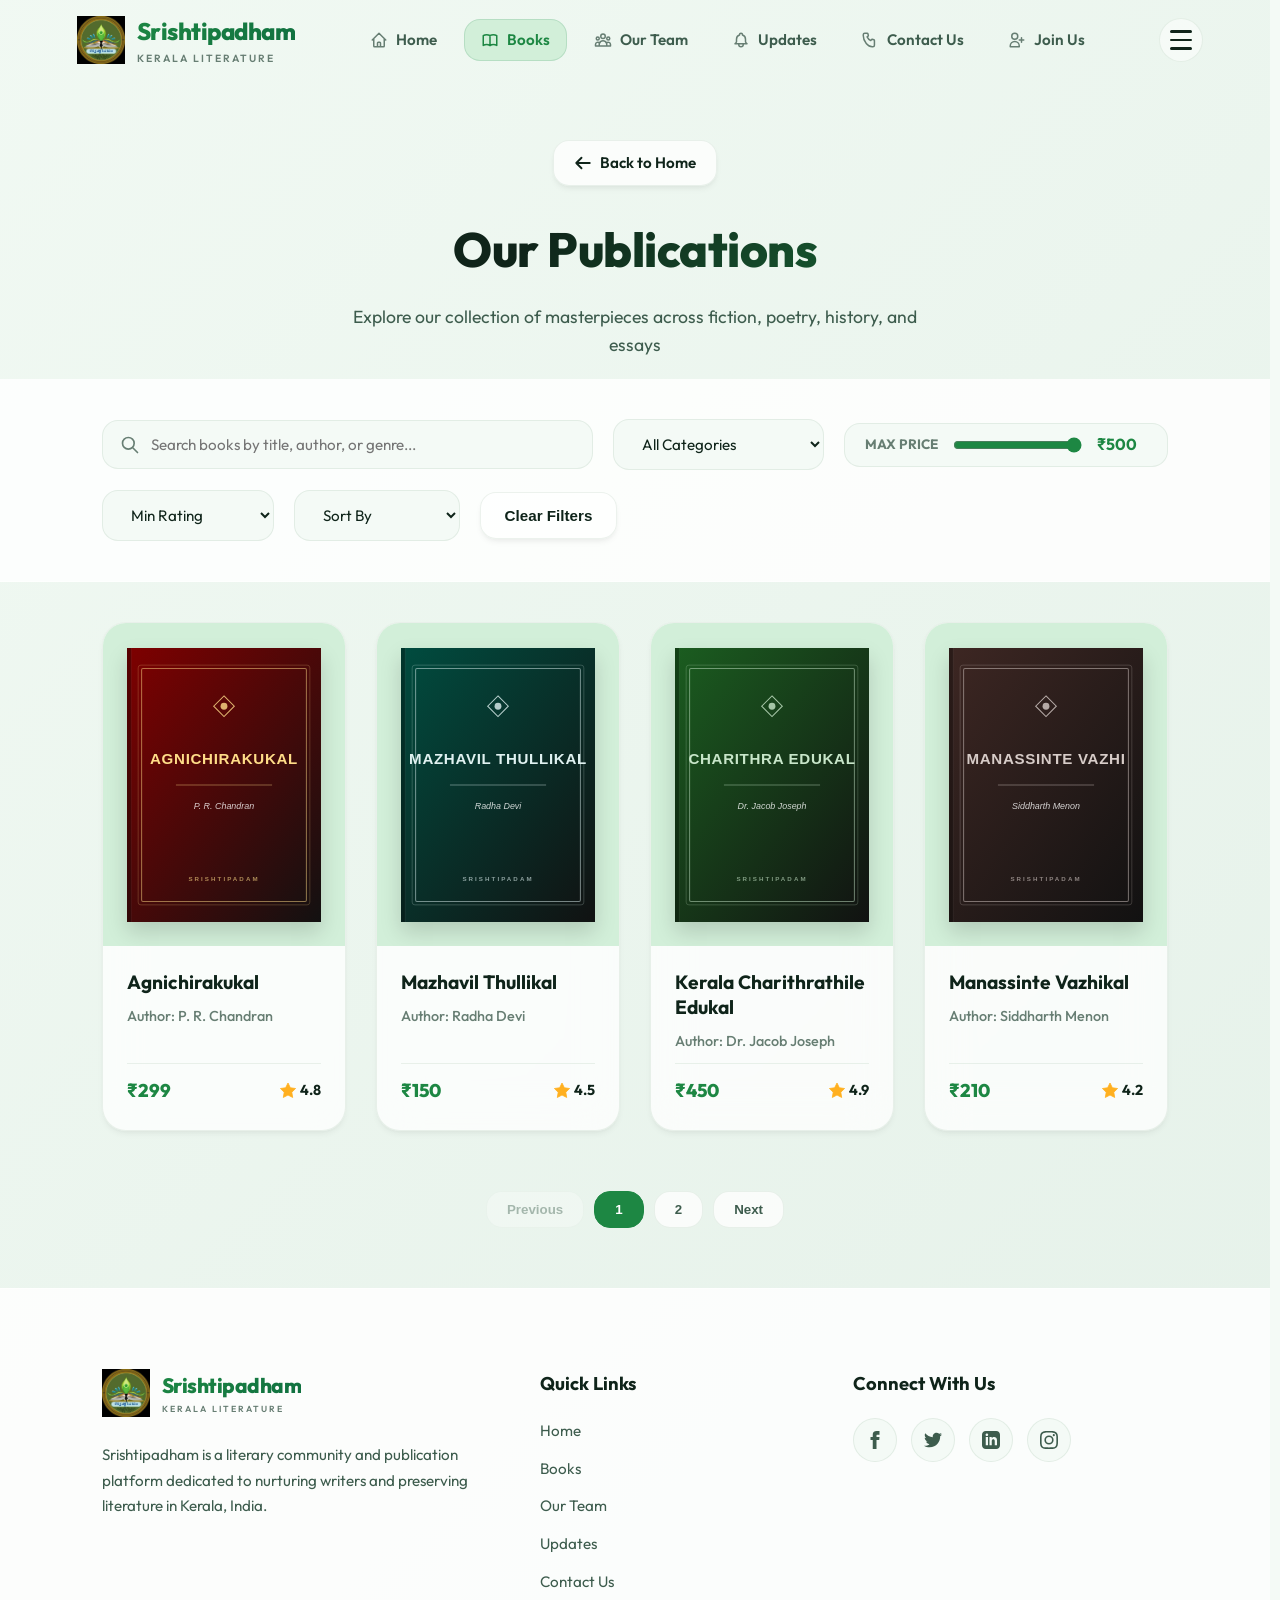
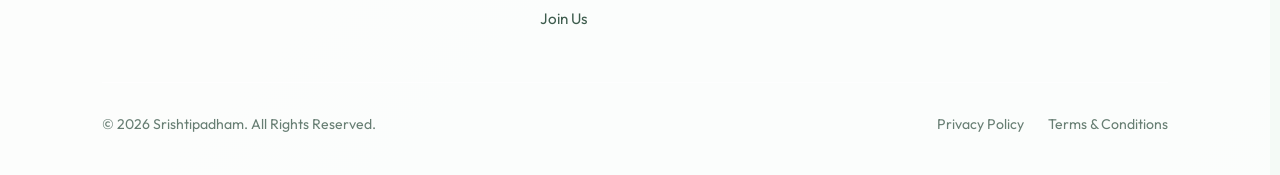
<file: srishtipadam2.0/public/books.html>
<!DOCTYPE html>
<html lang="en">
<head>
  <meta charset="UTF-8">
  <meta name="viewport" content="width=device-width, initial-scale=1.0">
  <title>Srishtipadham - Books and Publications</title>
  <meta name="description" content="Explore and order books published by Srishtipadham. A wide collection of Malayali literature, poetry, essays, history, and fiction.">
  <link rel="stylesheet" href="css/style.css">
</head>
<body>

  <!-- Sticky Glass Header / Navbar (Shared) -->
  <header class="glass-nav">
    <a href="index.html" class="logo-container" id="header-logo">
      <img src="assets/images/logo.jpg" alt="Srishtipadham Logo">
      <div class="logo-text">
        <span class="logo-name">Srishtipadham</span>
        <span class="logo-tag">Kerala Literature</span>
      </div>
    </a>

    <!-- Center Navigation Links -->
    <ul class="nav-menu">
      <li>
        <a href="index.html#hero" class="nav-link">
          <svg fill="none" viewBox="0 0 24 24" stroke="currentColor">
            <path stroke-linecap="round" stroke-linejoin="round" stroke-width="2" d="M3 12l2-2m0 0l7-7 7 7M5 10v10a1 1 0 001 1h3m10-11l2 2m-2-2v10a1 1 0 01-1 1h-3m-6 0a1 1 0 001-1v-4a1 1 0 011-1h2a1 1 0 011 1v4a1 1 0 001 1m-6 0h6"/>
          </svg>
          <span data-translate="nav_home">Home</span>
        </a>
      </li>
      <li>
        <a href="books.html" class="nav-link active">
          <svg fill="none" viewBox="0 0 24 24" stroke="currentColor">
            <path stroke-linecap="round" stroke-linejoin="round" stroke-width="2" d="M12 6.253v13m0-13C10.832 5.477 9.246 5 7.5 5S4.168 5.477 3 6.253v13C4.168 18.477 5.754 18 7.5 18s3.168.477 4 1.253m0-13C13.168 5.477 14.754 5 16.5 5c1.747 0 3.332.477 4.5 1.253v13C19.832 18.477 18.247 18 16.5 18c-1.746 0-3.332.477-4 1.253"/>
          </svg>
          <span data-translate="nav_books">Books</span>
        </a>
      </li>
      <li>
        <a href="index.html#team" class="nav-link">
          <svg fill="none" viewBox="0 0 24 24" stroke="currentColor">
            <path stroke-linecap="round" stroke-linejoin="round" stroke-width="2" d="M17 20h5v-2a3 3 0 00-5.356-1.857M17 20H7m10 0v-2c0-.656-.126-1.283-.356-1.857M7 20H2v-2a3 3 0 015.356-1.857M7 20v-2c0-.656.126-1.283.356-1.857m0 0a5.002 5.002 0 019.288 0M15 7a3 3 0 11-6 0 3 3 0 016 0zm6 3a2 2 0 11-4 0 2 2 0 014 0zM7 10a2 2 0 11-4 0 2 2 0 014 0z"/>
          </svg>
          <span data-translate="nav_team">Our Team</span>
        </a>
      </li>
      <li>
        <a href="index.html#updates" class="nav-link">
          <svg fill="none" viewBox="0 0 24 24" stroke="currentColor">
            <path stroke-linecap="round" stroke-linejoin="round" stroke-width="2" d="M15 17h5l-1.405-1.405A2.032 2.032 0 0118 14.158V11a6.002 6.002 0 00-4-5.659V5a2 2 0 10-4 0v.341C7.67 6.165 6 8.388 6 11v3.159c0 .538-.214 1.055-.595 1.436L4 17h5m6 0v1a3 3 0 11-6 0v-1m6 0H9"/>
          </svg>
          <span data-translate="nav_updates">Updates</span>
        </a>
      </li>
      <li>
        <a href="index.html#contact" class="nav-link">
          <svg fill="none" viewBox="0 0 24 24" stroke="currentColor">
            <path stroke-linecap="round" stroke-linejoin="round" stroke-width="2" d="M3 5a2 2 0 012-2h3.28a1 1 0 01.94.725l.548 2.2a1 1 0 01-.321.988l-1.305.98a10.582 10.582 0 004.872 4.872l.98-1.305a1 1 0 01.988-.321l2.2.548a1 1 0 01.725.94V19a2 2 0 01-2 2h-1C9.716 21 3 14.284 3 6V5z"/>
          </svg>
          <span data-translate="nav_contact">Contact Us</span>
        </a>
      </li>
      <li>
        <a href="index.html#join" class="nav-link">
          <svg fill="none" viewBox="0 0 24 24" stroke="currentColor">
            <path stroke-linecap="round" stroke-linejoin="round" stroke-width="2" d="M18 9v3m0 0v3m0-3h3m-3 0h-3m-2-5a4 4 0 11-8 0 4 4 0 018 0zM3 20a6 6 0 0112 0v1H3v-1z"/>
          </svg>
          <span data-translate="nav_join">Join Us</span>
        </a>
      </li>
    </ul>

    <!-- Hamburger Toggle Drawer Switch -->
    <div class="header-actions">
      <button class="menu-toggle" aria-label="Toggle Menu">
        <span></span>
        <span></span>
        <span></span>
      </button>
    </div>
  </header>

  <!-- Sliding Drawer Panel (Shared) -->
  <div class="sliding-drawer">
    <!-- Mobile-only Navigation Links -->
    <div class="drawer-section mobile-only-nav">
      <h3 data-translate="nav_menu_title">Navigation</h3>
      <ul class="drawer-nav-menu">
        <li>
          <a href="index.html#hero" class="nav-link">
            <svg fill="none" viewBox="0 0 24 24" stroke="currentColor">
              <path stroke-linecap="round" stroke-linejoin="round" stroke-width="2" d="M3 12l2-2m0 0l7-7 7 7M5 10v10a1 1 0 001 1h3m10-11l2 2m-2-2v10a1 1 0 01-1 1h-3m-6 0a1 1 0 001-1v-4a1 1 0 011-1h2a1 1 0 011 1v4a1 1 0 001 1m-6 0h6"/>
            </svg>
            <span data-translate="nav_home">Home</span>
          </a>
        </li>
        <li>
          <a href="books.html" class="nav-link active">
            <svg fill="none" viewBox="0 0 24 24" stroke="currentColor">
              <path stroke-linecap="round" stroke-linejoin="round" stroke-width="2" d="M12 6.253v13m0-13C10.832 5.477 9.246 5 7.5 5S4.168 5.477 3 6.253v13C4.168 18.477 5.754 18 7.5 18s3.168.477 4 1.253m0-13C13.168 5.477 14.754 5 16.5 5c1.747 0 3.332.477 4.5 1.253v13C19.832 18.477 18.247 18 16.5 18c-1.746 0-3.332.477-4 1.253"/>
            </svg>
            <span data-translate="nav_books">Books</span>
          </a>
        </li>
        <li>
          <a href="index.html#team" class="nav-link">
            <svg fill="none" viewBox="0 0 24 24" stroke="currentColor">
              <path stroke-linecap="round" stroke-linejoin="round" stroke-width="2" d="M17 20h5v-2a3 3 0 00-5.356-1.857M17 20H7m10 0v-2c0-.656-.126-1.283-.356-1.857M7 20H2v-2a3 3 0 015.356-1.857M7 20v-2c0-.656.126-1.283.356-1.857m0 0a5.002 5.002 0 019.288 0M15 7a3 3 0 11-6 0 3 3 0 016 0zm6 3a2 2 0 11-4 0 2 2 0 014 0zM7 10a2 2 0 11-4 0 2 2 0 014 0z"/>
            </svg>
            <span data-translate="nav_team">Our Team</span>
          </a>
        </li>
        <li>
          <a href="index.html#updates" class="nav-link">
            <svg fill="none" viewBox="0 0 24 24" stroke="currentColor">
              <path stroke-linecap="round" stroke-linejoin="round" stroke-width="2" d="M15 17h5l-1.405-1.405A2.032 2.032 0 0118 14.158V11a6.002 6.002 0 00-4-5.659V5a2 2 0 10-4 0v.341C7.67 6.165 6 8.388 6 11v3.159c0 .538-.214 1.055-.595 1.436L4 17h5m6 0v1a3 3 0 11-6 0v-1m6 0H9"/>
            </svg>
            <span data-translate="nav_updates">Updates</span>
          </a>
        </li>
        <li>
          <a href="index.html#contact" class="nav-link">
            <svg fill="none" viewBox="0 0 24 24" stroke="currentColor">
              <path stroke-linecap="round" stroke-linejoin="round" stroke-width="2" d="M3 5a2 2 0 012-2h3.28a1 1 0 01.94.725l.548 2.2a1 1 0 01-.321.988l-1.305.98a10.582 10.582 0 004.872 4.872l.98-1.305a1 1 0 01.988-.321l2.2.548a1 1 0 01.725.94V19a2 2 0 01-2 2h-1C9.716 21 3 14.284 3 6V5z"/>
            </svg>
            <span data-translate="nav_contact">Contact Us</span>
          </a>
        </li>
        <li>
          <a href="index.html#join" class="nav-link">
            <svg fill="none" viewBox="0 0 24 24" stroke="currentColor">
              <path stroke-linecap="round" stroke-linejoin="round" stroke-width="2" d="M18 9v3m0 0v3m0-3h3m-3 0h-3m-2-5a4 4 0 11-8 0 4 4 0 018 0zM3 20a6 6 0 0112 0v1H3v-1z"/>
            </svg>
            <span data-translate="nav_join">Join Us</span>
          </a>
        </li>
      </ul>
    </div>

    <div class="drawer-section">
      <h3 data-translate="drawer_settings">Settings</h3>
      <div class="theme-switch-group">
        <button class="theme-btn active" data-theme="light" aria-label="Light Mode">
          <svg viewBox="0 0 24 24"><path stroke-linecap="round" stroke-linejoin="round" stroke-width="2" d="M12 3v1m0 16v1m9-9h-1M4 12H3m15.364-6.364l-.707.707M6.343 17.657l-.707.707m12.728 0l-.707-.707M6.343 6.343l-.707-.707M12 8a4 4 0 100 8 4 4 0 000-8z"/></svg>
          <span>Light</span>
        </button>
        <button class="theme-btn" data-theme="dark" aria-label="Dark Mode">
          <svg viewBox="0 0 24 24"><path stroke-linecap="round" stroke-linejoin="round" stroke-width="2" d="M20.354 15.354A9 9 0 018.646 3.646 9.003 9.003 0 0012 21a9.003 9.003 0 008.354-5.646z"/></svg>
          <span>Dark</span>
        </button>
      </div>
    </div>
    
    <div class="drawer-section">
      <h3>Language / ഭാഷ</h3>
      <div class="lang-switch-group">
        <button class="lang-btn active" data-lang="en">
          <span>English</span>
        </button>
        <button class="lang-btn" data-lang="ml">
          <span>മലയാളം</span>
        </button>
      </div>
    </div>
  </div>

  <!-- Page Title Block -->
  <section class="section scroll-animate animated" style="margin-top: 80px; padding: 60px 8% 20px 8%; text-align: center;">
    <div class="back-home-container" style="margin-bottom: 25px; display: flex; justify-content: center;">
      <a href="index.html" class="btn btn-secondary back-home-btn" style="padding: 10px 20px; font-size: 0.95rem; display: inline-flex; align-items: center; gap: 8px; border-radius: var(--border-radius-md);">
        <svg fill="none" viewBox="0 0 24 24" stroke="currentColor" style="width: 18px; height: 18px; stroke-width: 2.5;"><path stroke-linecap="round" stroke-linejoin="round" d="M10 19l-7-7m0 0l7-7m-7 7h18"/></svg>
        <span data-translate="btn_back_home">Back to Home</span>
      </a>
    </div>
    <h1 class="section-title" data-translate="books_title" style="font-size: 3rem;">Our Publications</h1>
    <p class="section-subtitle" data-translate="books_subtitle" style="margin: 15px auto 0 auto;">Explore our collection of masterpieces across fiction, poetry, history, and essays</p>
  </section>

  <!-- Filter & Sorting Controls -->
  <section class="books-filter-section scroll-animate animated">
    <div class="books-filter-container">
      <!-- Search Input -->
      <div class="search-box">
        <svg class="search-icon" fill="none" viewBox="0 0 24 24" stroke="currentColor">
          <path stroke-linecap="round" stroke-linejoin="round" stroke-width="2" d="M21 21l-6-6m2-5a7 7 0 11-14 0 7 7 0 0114 0z"/>
        </svg>
        <input type="text" id="books-search" placeholder="Search books by title, author, or genre..." data-translate="search_placeholder">
      </div>
      
      <!-- Category Filter -->
      <select id="filter-category" class="filter-select">
        <option value="all" data-translate="filter_category">All Categories</option>
        <option value="fiction">Novel / നോവൽ</option>
        <option value="poetry">Poetry / കവിത</option>
        <option value="history">History / ചരിത്രം</option>
        <option value="essays">Essays / ലേഖനങ്ങൾ</option>
      </select>
      
      <!-- Price Range Slider -->
      <div class="price-slider-container">
        <label for="filter-price" data-translate="filter_price">Max Price</label>
        <input type="range" id="filter-price" min="100" max="500" step="10" value="500">
        <span class="price-val" id="price-val">₹500</span>
      </div>

      <!-- Rating Filter -->
      <select id="filter-rating" class="filter-select">
        <option value="0" data-translate="filter_rating">Min Rating</option>
        <option value="4.0">4.0 ★ & Above</option>
        <option value="4.5">4.5 ★ & Above</option>
        <option value="4.8">4.8 ★ & Above</option>
      </select>

      <!-- Sorting -->
      <select id="sort-select" class="filter-select">
        <option value="default" disabled selected data-translate="sort_placeholder">Sort By</option>
        <option value="rating" data-translate="sort_rating">Highest Rated</option>
        <option value="price_asc" data-translate="sort_price_asc">Lowest Price</option>
        <option value="newest" data-translate="sort_newest">New Arrivals</option>
        <option value="alpha" data-translate="sort_alpha">Alphabetical</option>
      </select>
      
      <!-- Clear Filters -->
      <button id="clear-filters-btn" class="btn btn-secondary" data-translate="clear_filters" style="padding: 14px 24px; font-size: 0.95rem;">Clear Filters</button>
    </div>
  </section>

  <!-- Books Listing Grid -->
  <section class="section" style="padding-top: 40px; padding-bottom: 60px;">
    <!-- Rendered dynamically by books.js -->
    <div id="books-grid" class="books-grid"></div>
    
    <!-- Pagination Controls -->
    <div id="pagination" class="pagination-container"></div>
  </section>

  <!-- Expanded Book Info Modal -->
  <div id="book-modal" class="modal-overlay">
    <div class="modal-container glass-panel">
      <button class="modal-close-btn" aria-label="Close Book Modal">&times;</button>
      <div class="modal-body">
        <!-- Content injected dynamically via books.js -->
      </div>
    </div>
  </div>

  <!-- Footer (Shared) -->
  <footer class="scroll-animate animated">
    <div class="footer-grid">
      <!-- Info Column -->
      <div class="footer-info">
        <a href="index.html" class="logo-container">
          <img src="assets/images/logo.jpg" alt="Srishtipadham Logo">
          <div class="logo-text">
            <span class="logo-name" style="font-size: 1.3rem;">Srishtipadham</span>
            <span class="logo-tag" style="font-size: 0.55rem;">Kerala Literature</span>
          </div>
        </a>
        <p class="footer-desc-text" data-translate="footer_desc">
          Srishtipadham is a literary community and publication platform dedicated to nurturing writers and preserving literature in Kerala, India.
        </p>
      </div>
      
      <!-- Quick Links -->
      <div class="footer-links-col">
        <h3 data-translate="footer_links">Quick Links</h3>
        <ul class="footer-links-list">
          <li><a href="index.html#hero" data-translate="nav_home">Home</a></li>
          <li><a href="books.html" data-translate="nav_books">Books</a></li>
          <li><a href="index.html#team" data-translate="nav_team">Our Team</a></li>
          <li><a href="index.html#updates" data-translate="nav_updates">Updates</a></li>
          <li><a href="index.html#contact" data-translate="nav_contact">Contact Us</a></li>
          <li><a href="index.html#join" data-translate="nav_join">Join Us</a></li>
        </ul>
      </div>
      
      <!-- Social Media Links -->
      <div class="footer-social-col">
        <h3 data-translate="footer_social">Connect With Us</h3>
        <div class="footer-social-list">
          <a href="#" class="footer-social-btn" aria-label="Facebook">
            <svg viewBox="0 0 24 24"><path d="M9 8h-3v4h3v12h5v-12h3.642l.358-4h-4v-1.667c0-.955.192-1.333 1.115-1.333h2.885v-5h-3.808c-3.596 0-5.192 1.583-5.192 4.615v3.385z"/></svg>
          </a>
          <a href="#" class="footer-social-btn" aria-label="Twitter">
            <svg viewBox="0 0 24 24"><path d="M24 4.557c-.883.392-1.832.656-2.828.775 1.017-.609 1.798-1.574 2.165-2.724-.951.564-2.005.974-3.127 1.195-.897-.957-2.178-1.555-3.594-1.555-3.179 0-5.515 2.966-4.797 6.045-4.091-.205-7.719-2.165-10.148-5.144-1.29 2.213-.669 5.108 1.523 6.574-.806-.026-1.566-.247-2.229-.616-.054 2.281 1.581 4.415 3.949 4.89-.693.188-1.452.232-2.224.084.626 1.956 2.444 3.379 4.6 3.419-2.07 1.623-4.678 2.348-7.29 2.04 2.179 1.397 4.768 2.212 7.548 2.212 9.142 0 14.307-7.721 13.995-14.646.962-.695 1.797-1.562 2.457-2.549z"/></svg>
          </a>
          <a href="#" class="footer-social-btn" aria-label="LinkedIn">
            <svg viewBox="0 0 24 24"><path d="M19 0h-14c-2.761 0-5 2.239-5 5v14c0 2.761 2.239 5 5 5h14c2.762 0 5-2.239 5-5v-14c0-2.761-2.238-5-5-5zm-11 19h-3v-11h3v11zm-1.5-12.268c-.966 0-1.75-.79-1.75-1.764s.784-1.764 1.75-1.764 1.75.79 1.75 1.764-.783 1.764-1.75 1.764zm13.5 12.268h-3v-5.604c0-3.368-4-3.113-4 0v5.604h-3v-11h3v1.765c1.396-2.586 7-2.777 7 2.476v6.759z"/></svg>
          </a>
          <a href="#" class="footer-social-btn" aria-label="Instagram">
            <svg viewBox="0 0 24 24"><path d="M12 2.163c3.204 0 3.584.012 4.85.07 3.252.148 4.771 1.691 4.919 4.919.058 1.265.069 1.645.069 4.849 0 3.205-.012 3.584-.069 4.849-.149 3.225-1.664 4.771-4.919 4.919-1.266.058-1.644.07-4.85.07-3.204 0-3.584-.012-4.849-.07-3.26-.149-4.771-1.699-4.919-4.92-.058-1.265-.07-1.644-.07-4.849 0-3.204.013-3.583.07-4.849.149-3.227 1.664-4.771 4.919-4.919 1.266-.057 1.645-.069 4.849-.069zM12 0C8.741 0 8.333.014 7.053.072 2.695.272.273 2.69.073 7.051.014 8.333 0 8.741 0 12c0 3.259.014 3.668.072 4.948.2 4.358 2.618 6.78 6.98 6.98 1.281.058 1.689.072 4.948.072 3.259 0 3.668-.014 4.948-.072 4.354-.2 6.782-2.618 6.979-6.98.059-1.28.073-1.689.073-4.948 0-3.259-.014-3.667-.072-4.947-.196-4.354-2.617-6.78-6.979-6.98C15.668.014 15.259 0 12 0zm0 5.838a6.162 6.162 0 100 12.324 6.162 6.162 0 000-12.324zM12 16a4 4 0 110-8 4 4 0 010 8zm6.406-11.845a1.44 1.44 0 100 2.881 1.44 1.44 0 000-2.881z"/></svg>
          </a>
        </div>
      </div>
    </div>
    
    <div class="footer-bottom">
      <div>
        &copy; <span id="footer-year">2026</span> Srishtipadham. <span data-translate="footer_rights">All Rights Reserved.</span>
      </div>
      <div class="footer-legal-links">
        <a href="#" data-translate="footer_policy">Privacy Policy</a>
        <a href="#" data-translate="footer_terms">Terms & Conditions</a>
      </div>
    </div>
  </footer>

  <!-- Scripts -->
  <script src="js/data.js"></script>
  <script src="js/main.js"></script>
  <script src="js/books.js"></script>
  <script>
    document.getElementById("footer-year").textContent = new Date().getFullYear();
  </script>
</body>
</html>
</file>
<file: srishtipadam2.0/public/css/style.css>
/*
 * Srishtipadham Website - Main Stylesheet
 * Elegant typography, Glassmorphism, smooth animations, Light/Dark modes, and fully responsive layout.
 */

@import url('https://fonts.googleapis.com/css2?family=Gayathri:wght@400;700&family=Inter:wght@300;400;500;600;700&family=Manjari:wght@400;700&family=Outfit:wght@300;400;500;600;700;800&display=swap');

/* Color & Design Variables */
:root {
  /* Common variables */
  --font-en: 'Outfit', 'Inter', sans-serif;
  --font-ml: 'Manjari', 'Gayathri', sans-serif;
  --transition-fast: 0.2s cubic-bezier(0.4, 0, 0.2, 1);
  --transition-normal: 0.4s cubic-bezier(0.4, 0, 0.2, 1);
  --transition-slow: 0.6s cubic-bezier(0.4, 0, 0.2, 1);
  --border-radius-sm: 8px;
  --border-radius-md: 16px;
  --border-radius-lg: 24px;
  --border-radius-xl: 32px;
  --shadow-sm: 0 4px 6px -1px rgba(0, 0, 0, 0.05), 0 2px 4px -1px rgba(0, 0, 0, 0.03);
  --shadow-md: 0 10px 15px -3px rgba(0, 0, 0, 0.08), 0 4px 6px -2px rgba(0, 0, 0, 0.04);
  --shadow-lg: 0 20px 25px -5px rgba(0, 0, 0, 0.1), 0 10px 10px -5px rgba(0, 0, 0, 0.04);
  --shadow-glow: 0 0 20px rgba(16, 185, 129, 0.2);

  /* Light Theme Variables */
  --bg-body: hsl(134, 40%, 97%);
  --bg-gradient: linear-gradient(135deg, hsl(134, 40%, 96%) 0%, hsl(140, 30%, 92%) 100%);
  --bg-card: rgba(255, 255, 255, 0.75);
  --bg-glass: rgba(255, 255, 255, 0.5);
  --bg-glass-heavy: rgba(255, 255, 255, 0.85);
  --border-glass: rgba(255, 255, 255, 0.4);
  --border-glass-card: rgba(21, 87, 36, 0.08);
  --text-primary: hsl(150, 40%, 10%);
  --text-secondary: hsl(150, 20%, 30%);
  --text-light: hsl(150, 10%, 45%);
  --primary-brand: hsl(142, 65%, 32%); /* Emerald/Forest Green */
  --primary-brand-rgb: 21, 122, 68;
  --primary-brand-light: hsl(134, 48%, 88%);
  --accent-color: hsl(150, 75%, 25%);
  --accent-glow: rgba(16, 185, 129, 0.15);
  --scrollbar-thumb: hsl(142, 20%, 75%);
  --scrollbar-track: hsl(134, 40%, 96%);
}

/* Dark Theme Overrides */
body.dark {
  --bg-body: hsl(220, 20%, 8%);
  --bg-gradient: linear-gradient(135deg, hsl(220, 20%, 7%) 0%, hsl(222, 25%, 11%) 100%);
  --bg-card: rgba(22, 28, 36, 0.65);
  --bg-glass: rgba(15, 20, 27, 0.5);
  --bg-glass-heavy: rgba(17, 24, 34, 0.85);
  --border-glass: rgba(255, 255, 255, 0.05);
  --border-glass-card: rgba(255, 255, 255, 0.08);
  --text-primary: hsl(210, 40%, 98%);
  --text-secondary: hsl(210, 17%, 75%);
  --text-light: hsl(210, 10%, 55%);
  --primary-brand: hsl(142, 70%, 45%); /* Brighter Emerald in Dark Mode */
  --primary-brand-rgb: 46, 196, 114;
  --primary-brand-light: rgba(16, 185, 129, 0.1);
  --accent-color: hsl(160, 84%, 42%);
  --accent-glow: rgba(16, 185, 129, 0.35);
  --scrollbar-thumb: hsl(210, 15%, 25%);
  --scrollbar-track: hsl(220, 20%, 8%);
  --shadow-glow: 0 0 25px rgba(46, 196, 114, 0.3);
}

/* Base Reset & Core Styles */
* {
  margin: 0;
  padding: 0;
  box-sizing: border-box;
}

html {
  scroll-behavior: smooth;
  scrollbar-width: thin;
  scrollbar-color: var(--scrollbar-thumb) var(--scrollbar-track);
  scrollbar-gutter: stable;
}

body {
  font-family: var(--font-en);
  background: var(--bg-body);
  background-image: var(--bg-gradient);
  color: var(--text-primary);
  min-height: 100vh;
  overflow-x: hidden;
  line-height: 1.6;
  transition: background var(--transition-slow), color var(--transition-normal);
}

/* Malayalam Text Styling Hook */
[lang="ml"] {
  font-family: var(--font-ml);
  font-size: 1.05em;
  letter-spacing: 0;
}

/* Scrollbar Customization for Chrome/Safari */
::-webkit-scrollbar {
  width: 8px;
}
::-webkit-scrollbar-track {
  background: var(--scrollbar-track);
}
::-webkit-scrollbar-thumb {
  background: var(--scrollbar-thumb);
  border-radius: 4px;
}
::-webkit-scrollbar-thumb:hover {
  background: var(--primary-brand);
}

/* Glassmorphism & Card Utility Classes */
.glass-panel {
  background: var(--bg-card);
  backdrop-filter: blur(20px);
  -webkit-backdrop-filter: blur(20px);
  border: 1px solid var(--border-glass-card);
  box-shadow: var(--shadow-sm);
  transition: transform var(--transition-normal), box-shadow var(--transition-normal), border var(--transition-normal);
}

.glass-panel:hover {
  box-shadow: var(--shadow-md), var(--shadow-glow);
  border: 1px solid rgba(var(--primary-brand-rgb), 0.2);
}

.glass-nav {
  background: var(--bg-glass-heavy);
  backdrop-filter: blur(24px);
  -webkit-backdrop-filter: blur(24px);
  border-bottom: 1px solid var(--border-glass);
  box-shadow: var(--shadow-sm);
}

/* Header & Sticky Navbar */
header {
  position: fixed;
  top: 0;
  left: 0;
  width: 100%;
  height: 80px;
  z-index: 1000;
  display: flex;
  justify-content: space-between;
  align-items: center;
  padding: 0 6%;
  transition: height var(--transition-normal), background var(--transition-normal);
}

header.scrolled {
  height: 70px;
  box-shadow: var(--shadow-md);
}

.logo-container {
  display: flex;
  align-items: center;
  gap: 12px;
  text-decoration: none;
  color: inherit;
}

.logo-container img {
  height: 48px;
  width: auto;
  transition: transform var(--transition-normal);
}

.logo-container:hover img {
  transform: rotate(5deg) scale(1.05);
}

.logo-text {
  display: flex;
  flex-direction: column;
}

.logo-name {
  font-family: var(--font-en);
  font-weight: 800;
  font-size: 1.5rem;
  letter-spacing: -0.5px;
  background: linear-gradient(135deg, var(--primary-brand) 0%, var(--accent-color) 100%);
  -webkit-background-clip: text;
  -webkit-text-fill-color: transparent;
}

[lang="ml"] .logo-name {
  font-family: var(--font-ml);
  font-size: 1.7rem;
  font-weight: 700;
}

.logo-tag {
  font-size: 0.65rem;
  text-transform: uppercase;
  letter-spacing: 2px;
  color: var(--text-light);
  font-weight: 600;
}

/* Navigation Links */
.nav-menu {
  display: flex;
  align-items: center;
  gap: 10px;
  list-style: none;
}

.nav-link {
  display: flex;
  align-items: center;
  gap: 8px;
  text-decoration: none;
  color: var(--text-secondary);
  font-weight: 600;
  font-size: 0.95rem;
  padding: 8px 16px;
  border-radius: var(--border-radius-md);
  transition: var(--transition-fast);
  border: 1px solid transparent;
}

.nav-link svg {
  width: 18px;
  height: 18px;
  stroke: var(--text-light);
  transition: stroke var(--transition-fast), transform var(--transition-fast);
}

.nav-link:hover {
  color: var(--primary-brand);
  background: var(--primary-brand-light);
  border: 1px solid rgba(var(--primary-brand-rgb), 0.1);
}

.nav-link:hover svg {
  stroke: var(--primary-brand);
  transform: translateY(-2px);
}

.nav-link.active {
  color: var(--primary-brand);
  background: var(--primary-brand-light);
  border: 1px solid rgba(var(--primary-brand-rgb), 0.15);
}

.nav-link.active svg {
  stroke: var(--primary-brand);
}

/* Right Header Utilities (Hamburger & Drawer Toggle) */
.header-actions {
  display: flex;
  align-items: center;
  gap: 15px;
}

.menu-toggle {
  background: none;
  border: none;
  cursor: pointer;
  width: 44px;
  height: 44px;
  display: flex;
  flex-direction: column;
  justify-content: center;
  align-items: center;
  gap: 6px;
  border-radius: 50%;
  background: var(--bg-glass);
  border: 1px solid var(--border-glass-card);
  transition: var(--transition-fast);
}

.menu-toggle:hover {
  background: var(--primary-brand-light);
  border-color: rgba(var(--primary-brand-rgb), 0.2);
}

.menu-toggle span {
  display: block;
  width: 22px;
  height: 2.5px;
  background-color: var(--text-primary);
  border-radius: 2px;
  transition: var(--transition-normal);
}

.menu-toggle.active span:nth-child(1) {
  transform: translateY(8.5px) rotate(45deg);
}

.menu-toggle.active span:nth-child(2) {
  opacity: 0;
  transform: scale(0);
}

.menu-toggle.active span:nth-child(3) {
  transform: translateY(-8.5px) rotate(-45deg);
}

/* Sliding Menu Panel Drawer */
.sliding-drawer {
  position: fixed;
  top: 80px;
  right: -320px;
  width: 300px;
  height: calc(100vh - 80px);
  background: var(--bg-glass-heavy);
  backdrop-filter: blur(28px);
  -webkit-backdrop-filter: blur(28px);
  border-left: 1px solid var(--border-glass);
  box-shadow: var(--shadow-lg);
  z-index: 999;
  padding: 30px;
  display: flex;
  flex-direction: column;
  gap: 30px;
  transition: right var(--transition-normal);
  overflow-y: auto;
}

/* Drawer Navigation Styles (Mobile Only) */
.drawer-nav-menu {
  display: flex;
  flex-direction: column;
  gap: 10px;
  list-style: none;
}

.drawer-nav-menu .nav-link {
  display: flex;
  align-items: center;
  gap: 12px;
  width: 100%;
  padding: 10px 16px;
  font-size: 1rem;
  border-radius: var(--border-radius-md);
  color: var(--text-secondary);
  text-decoration: none;
  font-weight: 600;
  transition: var(--transition-fast);
  border: 1px solid transparent;
}

.drawer-nav-menu .nav-link svg {
  width: 20px;
  height: 20px;
  stroke: var(--text-light);
  transition: stroke var(--transition-fast);
}

.drawer-nav-menu .nav-link:hover,
.drawer-nav-menu .nav-link.active {
  color: var(--primary-brand);
  background: var(--primary-brand-light);
  border: 1px solid rgba(var(--primary-brand-rgb), 0.1);
}

.drawer-nav-menu .nav-link:hover svg,
.drawer-nav-menu .nav-link.active svg {
  stroke: var(--primary-brand);
}

@media (min-width: 901px) {
  .mobile-only-nav {
    display: none;
  }
}


header.scrolled + .sliding-drawer {
  top: 70px;
  height: calc(100vh - 70px);
}

.sliding-drawer.active {
  right: 0;
}

.drawer-section {
  display: flex;
  flex-direction: column;
  gap: 12px;
}

.drawer-section h3 {
  font-size: 0.85rem;
  text-transform: uppercase;
  letter-spacing: 1.5px;
  color: var(--text-light);
  border-bottom: 1px dashed var(--border-glass-card);
  padding-bottom: 8px;
}

/* Theme Switcher Styles */
.theme-switch-group {
  display: flex;
  background: var(--bg-body);
  border: 1px solid var(--border-glass-card);
  border-radius: var(--border-radius-md);
  padding: 4px;
  gap: 4px;
}

.theme-btn {
  flex: 1;
  background: none;
  border: none;
  cursor: pointer;
  padding: 10px;
  display: flex;
  justify-content: center;
  align-items: center;
  gap: 8px;
  border-radius: calc(var(--border-radius-md) - 4px);
  font-weight: 600;
  font-size: 0.9rem;
  color: var(--text-secondary);
  transition: var(--transition-fast);
}

.theme-btn svg {
  width: 18px;
  height: 18px;
  stroke: var(--text-light);
  fill: none;
}

.theme-btn.active {
  background: var(--bg-card);
  color: var(--primary-brand);
  box-shadow: var(--shadow-sm);
}

.theme-btn.active svg {
  stroke: var(--primary-brand);
  fill: rgba(var(--primary-brand-rgb), 0.1);
}

/* Language Switcher Styles */
.lang-switch-group {
  display: flex;
  flex-direction: column;
  gap: 8px;
}

.lang-btn {
  background: var(--bg-body);
  border: 1px solid var(--border-glass-card);
  cursor: pointer;
  padding: 12px 18px;
  border-radius: var(--border-radius-md);
  font-weight: 600;
  text-align: left;
  display: flex;
  justify-content: space-between;
  align-items: center;
  color: var(--text-secondary);
  transition: var(--transition-fast);
}

.lang-btn:hover {
  border-color: rgba(var(--primary-brand-rgb), 0.2);
  background: var(--primary-brand-light);
  color: var(--primary-brand);
}

.lang-btn.active {
  background: var(--primary-brand);
  color: white;
  border-color: var(--primary-brand);
}

.lang-btn.active::after {
  content: "✓";
  font-weight: 800;
}

/* Hero Section Styles */
.hero-section {
  position: relative;
  min-height: 75vh;
  margin-top: 80px;
  display: flex;
  flex-direction: column;
  justify-content: center;
  align-items: center;
  text-align: center;
  padding: 60px 4% 80px 4%;
  overflow: hidden;
  z-index: 1;
}

#particle-canvas {
  position: absolute;
  top: 0;
  left: 0;
  width: 100%;
  height: 100%;
  z-index: -2;
  pointer-events: none;
}

.hero-overlay {
  position: absolute;
  top: 0;
  left: 0;
  width: 100%;
  height: 100%;
  background: radial-gradient(circle at center, transparent 30%, var(--bg-body) 95%);
  z-index: -1;
  pointer-events: none;
}

.hero-content {
  max-width: 900px;
  display: flex;
  flex-direction: column;
  align-items: center;
  gap: 24px;
  z-index: 2;
  opacity: 0;
  transform: translateY(30px);
}

.hero-content.fade-in-up {
  animation: fadeInUp var(--transition-slow) forwards;
}

.hero-logo {
  position: relative;
  width: 140px;
  height: 140px;
  margin-bottom: 10px;
  animation: float 6s ease-in-out infinite;
}

.hero-logo img {
  width: 100%;
  height: 100%;
  object-fit: contain;
}

.hero-title {
  font-size: 3.8rem;
  font-weight: 800;
  line-height: 1.2;
  background: linear-gradient(135deg, var(--text-primary) 30%, var(--primary-brand) 100%);
  -webkit-background-clip: text;
  -webkit-text-fill-color: transparent;
  letter-spacing: -1.5px;
}

[lang="ml"] .hero-title {
  font-family: var(--font-ml);
  font-size: 4.2rem;
  font-weight: 700;
  line-height: 1.3;
}

.hero-tagline {
  font-size: 1.4rem;
  color: var(--text-secondary);
  font-weight: 500;
  max-width: 650px;
}

[lang="ml"] .hero-tagline {
  font-family: var(--font-ml);
  font-size: 1.5rem;
}

.hero-cta {
  display: flex;
  gap: 20px;
  margin-top: 15px;
}

/* Buttons */
.btn {
  display: inline-flex;
  align-items: center;
  justify-content: center;
  gap: 10px;
  padding: 14px 30px;
  font-size: 1rem;
  font-weight: 600;
  border-radius: var(--border-radius-md);
  text-decoration: none;
  cursor: pointer;
  transition: transform var(--transition-fast), box-shadow var(--transition-fast), background var(--transition-fast), color var(--transition-fast);
  border: none;
}

.btn-primary {
  background: linear-gradient(135deg, var(--primary-brand) 0%, var(--accent-color) 100%);
  color: white;
  box-shadow: 0 10px 20px -5px rgba(var(--primary-brand-rgb), 0.3);
}

.btn-primary:hover {
  transform: translateY(-2px);
  box-shadow: 0 15px 25px -5px rgba(var(--primary-brand-rgb), 0.45);
}

.btn-primary:active {
  transform: translateY(0);
}

.btn-secondary {
  background: var(--bg-card);
  color: var(--text-primary);
  border: 1px solid var(--border-glass-card);
  box-shadow: var(--shadow-sm);
}

.btn-secondary:hover {
  transform: translateY(-2px);
  background: var(--bg-glass-heavy);
  border-color: rgba(var(--primary-brand-rgb), 0.2);
  box-shadow: var(--shadow-md);
}

/* Sections Common layout */
.section {
  padding: 100px 8%;
  position: relative;
}

.section-header {
  text-align: center;
  margin-bottom: 60px;
  display: flex;
  flex-direction: column;
  align-items: center;
  gap: 12px;
}

.section-title {
  font-size: 2.5rem;
  font-weight: 800;
  letter-spacing: -0.5px;
  background: linear-gradient(135deg, var(--text-primary) 40%, var(--primary-brand) 100%);
  -webkit-background-clip: text;
  -webkit-text-fill-color: transparent;
}

.section-subtitle {
  font-size: 1.1rem;
  color: var(--text-secondary);
  max-width: 600px;
}

/* Scroll Animation Target */
.scroll-animate {
  opacity: 0;
  transform: translateY(40px);
  transition: opacity var(--transition-slow), transform var(--transition-slow);
}

.scroll-animate.animated {
  opacity: 1;
  transform: translateY(0);
}

/* About Us Section Styles */
.about-grid {
  display: grid;
  grid-template-columns: 1.2fr 0.8fr;
  gap: 50px;
  align-items: center;
}

.about-details {
  display: flex;
  flex-direction: column;
  gap: 30px;
}

.about-text {
  font-size: 1.1rem;
  color: var(--text-secondary);
  line-height: 1.8;
}

.about-vision-mission {
  display: grid;
  grid-template-columns: 1fr 1fr;
  gap: 24px;
}

.vision-card, .mission-card {
  padding: 24px;
  border-radius: var(--border-radius-md);
  display: flex;
  flex-direction: column;
  gap: 12px;
}

.vision-card h3, .mission-card h3 {
  font-size: 1.25rem;
  font-weight: 700;
  color: var(--primary-brand);
  display: flex;
  align-items: center;
  gap: 10px;
}

.vision-card p, .mission-card p {
  font-size: 0.95rem;
  color: var(--text-secondary);
  line-height: 1.6;
}

.about-illustration-container {
  display: flex;
  justify-content: center;
  align-items: center;
  position: relative;
}

.about-illustration {
  width: 100%;
  max-width: 400px;
  height: auto;
  border-radius: var(--border-radius-lg);
  box-shadow: var(--shadow-lg);
  border: 1px solid var(--border-glass-card);
  animation: float 8s ease-in-out infinite;
}

/* What We Do Section Styles */
.wwd-grid {
  display: grid;
  grid-template-columns: repeat(auto-fit, minmax(260px, 1fr));
  gap: 30px;
}

.wwd-card {
  padding: 40px 30px;
  border-radius: var(--border-radius-lg);
  display: flex;
  flex-direction: column;
  gap: 20px;
  height: 100%;
  position: relative;
  overflow: hidden;
}

.wwd-card::before {
  content: "";
  position: absolute;
  top: 0;
  left: 0;
  width: 100%;
  height: 4px;
  background: linear-gradient(90deg, var(--primary-brand), var(--accent-color));
  opacity: 0;
  transition: opacity var(--transition-fast);
}

.wwd-card:hover::before {
  opacity: 1;
}

.wwd-icon {
  width: 60px;
  height: 60px;
  border-radius: var(--border-radius-md);
  background: var(--primary-brand-light);
  display: flex;
  justify-content: center;
  align-items: center;
  transition: transform var(--transition-normal);
}

.wwd-icon svg {
  width: 32px;
  height: 32px;
  stroke: var(--primary-brand);
}

.wwd-card:hover .wwd-icon {
  transform: scale(1.1) rotate(5deg);
}

.wwd-card h3 {
  font-size: 1.4rem;
  font-weight: 700;
}

.wwd-card p {
  color: var(--text-secondary);
  font-size: 0.95rem;
  line-height: 1.6;
  margin-bottom: 15px;
}

/* WWD Counter Badges */
.wwd-counter-badge {
  display: flex;
  flex-direction: column;
  gap: 4px;
  margin-top: auto;
  padding-top: 15px;
  border-top: 1px dashed var(--border-glass-card);
}

.ach-num {
  font-size: 2.2rem;
  font-weight: 800;
  color: var(--primary-brand);
  line-height: 1.1;
  font-family: var(--font-en);
}

.ach-label {
  font-size: 0.85rem;
  font-weight: 600;
  color: var(--text-secondary);
}

/* Gallery Section Styles */
.gallery-grid {
  display: grid;
  grid-template-columns: repeat(auto-fit, minmax(280px, 1fr));
  gap: 24px;
}

.gallery-item {
  position: relative;
  aspect-ratio: 4/3;
  overflow: hidden;
  border-radius: var(--border-radius-md);
  box-shadow: var(--shadow-sm);
  border: 1px solid var(--border-glass-card);
  cursor: pointer;
}

.gallery-item img {
  width: 100%;
  height: 100%;
  object-fit: cover;
  transition: transform var(--transition-slow), filter var(--transition-normal);
  filter: grayscale(15%) brightness(95%);
}

.gallery-overlay {
  position: absolute;
  top: 0;
  left: 0;
  width: 100%;
  height: 100%;
  background: linear-gradient(to top, rgba(0,0,0,0.7) 0%, transparent 60%);
  opacity: 0;
  display: flex;
  align-items: flex-end;
  padding: 24px;
  transition: opacity var(--transition-normal);
}

.gallery-caption {
  color: white;
  font-weight: 600;
  font-size: 1.1rem;
  transform: translateY(15px);
  transition: transform var(--transition-normal);
}

.gallery-item:hover img {
  transform: scale(1.1);
  filter: grayscale(0%) brightness(100%);
}

.gallery-item:hover .gallery-overlay {
  opacity: 1;
}

.gallery-item:hover .gallery-caption {
  transform: translateY(0);
}

/* Lightbox Modal (Gallery popup) */
.lightbox {
  position: fixed;
  top: 0;
  left: 0;
  width: 100%;
  height: 100%;
  background: rgba(10, 15, 20, 0.95);
  backdrop-filter: blur(8px);
  z-index: 10000;
  display: flex;
  justify-content: center;
  align-items: center;
  opacity: 0;
  pointer-events: none;
  transition: opacity var(--transition-normal);
}

.lightbox.active {
  opacity: 1;
  pointer-events: auto;
}

.lightbox-content {
  position: relative;
  max-width: 85%;
  max-height: 80%;
  display: flex;
  flex-direction: column;
  align-items: center;
}

.lightbox img {
  max-width: 100%;
  max-height: 70vh;
  object-fit: contain;
  border-radius: var(--border-radius-sm);
  box-shadow: 0 25px 50px -12px rgba(0, 0, 0, 0.5);
  border: 1px solid rgba(255,255,255,0.1);
}

.lightbox-caption {
  color: white;
  margin-top: 20px;
  font-size: 1.2rem;
  font-weight: 500;
  text-align: center;
}

.lightbox-close {
  position: absolute;
  top: -40px;
  right: 0;
  background: none;
  border: none;
  color: white;
  font-size: 2.2rem;
  cursor: pointer;
  transition: transform var(--transition-fast);
}

.lightbox-close:hover {
  transform: scale(1.2);
}

/* Team Section Styles */
.team-grid {
  display: grid;
  grid-template-columns: repeat(auto-fit, minmax(220px, 1fr));
  gap: 30px;
}

.team-card {
  padding: 24px;
  border-radius: var(--border-radius-lg);
  text-align: center;
  position: relative;
  overflow: hidden;
  display: flex;
  flex-direction: column;
  align-items: center;
  gap: 15px;
}

.team-img-wrapper {
  width: 130px;
  height: 130px;
  border-radius: 50%;
  overflow: hidden;
  border: 4px solid var(--border-glass-card);
  transition: border-color var(--transition-normal), transform var(--transition-normal);
  box-shadow: var(--shadow-sm);
}

.team-card:hover .team-img-wrapper {
  border-color: var(--primary-brand);
  transform: scale(1.05);
}

.team-card img {
  width: 100%;
  height: 100%;
  object-fit: cover;
}

.team-name {
  font-size: 1.25rem;
  font-weight: 700;
  transition: color var(--transition-fast);
}

.team-card:hover .team-name {
  color: var(--primary-brand);
}

.team-role {
  font-size: 0.88rem;
  color: var(--text-light);
  font-weight: 600;
  text-transform: uppercase;
  letter-spacing: 0.5px;
}

.team-socials {
  display: flex;
  gap: 12px;
  opacity: 0;
  transform: translateY(15px);
  transition: opacity var(--transition-normal), transform var(--transition-normal);
}

.team-card:hover .team-socials {
  opacity: 1;
  transform: translateY(0);
}

.team-social-icon {
  width: 36px;
  height: 36px;
  border-radius: 50%;
  background: var(--bg-body);
  border: 1px solid var(--border-glass-card);
  display: flex;
  justify-content: center;
  align-items: center;
  color: var(--text-secondary);
  transition: var(--transition-fast);
  text-decoration: none;
}

.team-social-icon svg {
  width: 16px;
  height: 16px;
  fill: currentColor;
}

.team-social-icon:hover {
  background: var(--primary-brand);
  color: white;
  border-color: var(--primary-brand);
  transform: translateY(-2px);
}

/* Updates Section Styles */
.updates-filters {
  display: flex;
  justify-content: center;
  gap: 15px;
  margin-bottom: 40px;
  flex-wrap: wrap;
}

.filter-chip {
  background: var(--bg-card);
  border: 1px solid var(--border-glass-card);
  padding: 8px 24px;
  border-radius: 50px;
  cursor: pointer;
  font-weight: 600;
  font-size: 0.95rem;
  color: var(--text-secondary);
  transition: var(--transition-fast);
}

.filter-chip:hover {
  background: var(--primary-brand-light);
  color: var(--primary-brand);
}

.filter-chip.active {
  background: var(--primary-brand);
  color: white;
  border-color: var(--primary-brand);
}

.updates-grid {
  display: grid;
  grid-template-columns: repeat(auto-fit, minmax(320px, 1fr));
  gap: 30px;
}

.update-card {
  border-radius: var(--border-radius-lg);
  overflow: hidden;
  height: 100%;
  display: flex;
  flex-direction: column;
  cursor: pointer;
}

.update-img-container {
  width: 100%;
  aspect-ratio: 16/10;
  overflow: hidden;
  position: relative;
}

.update-img-container img {
  width: 100%;
  height: 100%;
  object-fit: cover;
  transition: transform var(--transition-slow);
}

.update-card:hover .update-img-container img {
  transform: scale(1.05);
}

.update-category-badge {
  position: absolute;
  top: 15px;
  left: 15px;
  background: rgba(255, 255, 255, 0.9);
  color: #111;
  padding: 4px 12px;
  border-radius: 50px;
  font-size: 0.75rem;
  font-weight: 700;
  text-transform: uppercase;
  letter-spacing: 0.5px;
  box-shadow: var(--shadow-sm);
  z-index: 2;
}

body.dark .update-category-badge {
  background: rgba(22, 28, 36, 0.9);
  color: white;
}

.update-card-content {
  padding: 30px;
  display: flex;
  flex-direction: column;
  gap: 15px;
  flex-grow: 1;
}

.update-card-title {
  font-size: 1.35rem;
  font-weight: 700;
  line-height: 1.4;
  transition: color var(--transition-fast);
}

.update-card:hover .update-card-title {
  color: var(--primary-brand);
}

.update-card-desc {
  color: var(--text-secondary);
  font-size: 0.95rem;
  line-height: 1.6;
  display: -webkit-box;
  -webkit-line-clamp: 3;
  -webkit-box-orient: vertical;
  overflow: hidden;
}

/* Shared Modal Popup (Updates expansions, Join Form) */
.modal-overlay {
  position: fixed;
  top: 0;
  left: 0;
  width: 100%;
  height: 100%;
  background: rgba(10, 15, 20, 0.6);
  backdrop-filter: blur(12px);
  -webkit-backdrop-filter: blur(12px);
  z-index: 10000;
  display: flex;
  justify-content: center;
  align-items: center;
  opacity: 0;
  pointer-events: none;
  transition: opacity var(--transition-normal);
}

.modal-overlay.active {
  opacity: 1;
  pointer-events: auto;
}

.modal-container {
  width: 90%;
  max-width: 650px;
  max-height: 85vh;
  border-radius: var(--border-radius-xl);
  overflow-y: auto;
  border: 1px solid var(--border-glass-card);
  box-shadow: var(--shadow-lg);
  transform: scale(0.9);
  opacity: 0;
  transition: transform var(--transition-normal), opacity var(--transition-normal);
  scrollbar-width: none;
}

.modal-overlay.active .modal-container {
  transform: scale(1);
  opacity: 1;
}

.modal-container::-webkit-scrollbar {
  display: none;
}

.modal-close-btn {
  position: absolute;
  top: 20px;
  right: 20px;
  width: 36px;
  height: 36px;
  border-radius: 50%;
  background: var(--bg-body);
  border: 1px solid var(--border-glass-card);
  display: flex;
  justify-content: center;
  align-items: center;
  cursor: pointer;
  z-index: 10;
  color: var(--text-secondary);
  transition: var(--transition-fast);
}

.modal-close-btn:hover {
  transform: scale(1.1);
  background: var(--primary-brand-light);
  color: var(--primary-brand);
}

.modal-img-container {
  width: 100%;
  aspect-ratio: 16/9;
  overflow: hidden;
}

.modal-img-container img {
  width: 100%;
  height: 100%;
  object-fit: cover;
}

.modal-body {
  padding: 40px;
  display: flex;
  flex-direction: column;
  gap: 20px;
}

.modal-meta-grid {
  display: grid;
  grid-template-columns: 1fr 1fr;
  gap: 15px;
  border-top: 1px dashed var(--border-glass-card);
  border-bottom: 1px dashed var(--border-glass-card);
  padding: 15px 0;
}

.modal-meta-item {
  display: flex;
  align-items: center;
  gap: 10px;
  font-size: 0.95rem;
}

.modal-meta-item svg {
  width: 20px;
  height: 20px;
  stroke: var(--primary-brand);
}

.modal-meta-label {
  font-weight: 700;
  color: var(--text-primary);
}

/* Contact Us Section Styles */
.contact-container {
  display: grid;
  grid-template-columns: 1fr 1fr;
  gap: 50px;
}

.contact-card {
  padding: 50px 40px;
  border-radius: var(--border-radius-lg);
  display: flex;
  flex-direction: column;
  gap: 30px;
}

.contact-info-list {
  display: flex;
  flex-direction: column;
  gap: 24px;
}

.contact-info-item {
  display: flex;
  align-items: flex-start;
  gap: 16px;
}

.contact-info-icon {
  width: 48px;
  height: 48px;
  border-radius: 50%;
  background: var(--primary-brand-light);
  display: flex;
  justify-content: center;
  align-items: center;
  flex-shrink: 0;
}

.contact-info-icon svg {
  width: 24px;
  height: 24px;
  stroke: var(--primary-brand);
}

.contact-info-details {
  display: flex;
  flex-direction: column;
  gap: 4px;
}

.contact-info-label {
  font-size: 0.85rem;
  text-transform: uppercase;
  letter-spacing: 1px;
  color: var(--text-light);
  font-weight: 700;
}

.contact-info-value {
  font-size: 1.1rem;
  font-weight: 600;
}

.contact-actions {
  display: flex;
  flex-wrap: wrap;
  gap: 12px;
}

.contact-action-btn {
  text-decoration: none;
  font-weight: 600;
  display: inline-flex;
  align-items: center;
  gap: 10px;
  padding: 12px 24px;
  border-radius: var(--border-radius-md);
  border: 1px solid var(--border-glass-card);
  transition: var(--transition-fast);
  font-size: 0.95rem;
}

.contact-whatsapp {
  background: rgba(37, 211, 102, 0.1);
  color: #25d366;
  border-color: rgba(37, 211, 102, 0.2);
}

.contact-whatsapp:hover {
  background: #25d366;
  color: white;
  transform: translateY(-2px);
}

.contact-phone-btn {
  background: var(--primary-brand-light);
  color: var(--primary-brand);
}

.contact-phone-btn:hover {
  background: var(--primary-brand);
  color: white;
  transform: translateY(-2px);
}

.contact-email-btn {
  background: var(--bg-card);
  color: var(--text-primary);
}

.contact-email-btn:hover {
  background: var(--text-primary);
  color: var(--bg-body);
  transform: translateY(-2px);
}

/* Map Styling */
.map-card {
  border-radius: var(--border-radius-lg);
  overflow: hidden;
  height: 100%;
  min-height: 380px;
  position: relative;
  border: 1px solid var(--border-glass-card);
}

.map-card iframe {
  width: 100%;
  height: 100%;
  border: none;
  filter: grayscale(10%) contrast(110%);
}

body.dark .map-card iframe {
  filter: invert(90%) hue-rotate(180deg) grayscale(20%) contrast(110%);
}

/* Join Us CTA Section */
.join-section {
  padding: 100px 8%;
  background: linear-gradient(135deg, rgba(var(--primary-brand-rgb), 0.08) 0%, rgba(var(--primary-brand-rgb), 0.02) 100%);
  border-top: 1px solid var(--border-glass);
}

.join-grid {
  display: grid;
  grid-template-columns: 1fr 1fr;
  gap: 60px;
  align-items: center;
}

.join-bullets {
  display: flex;
  flex-direction: column;
  gap: 30px;
}

.join-bullet {
  display: flex;
  align-items: flex-start;
  gap: 16px;
}

.join-bullet-num {
  width: 36px;
  height: 36px;
  border-radius: 50%;
  background: var(--primary-brand);
  color: white;
  display: flex;
  justify-content: center;
  align-items: center;
  font-weight: 700;
  flex-shrink: 0;
  box-shadow: 0 4px 10px rgba(var(--primary-brand-rgb), 0.3);
}

.join-bullet-content {
  display: flex;
  flex-direction: column;
  gap: 6px;
}

.join-bullet-content h4 {
  font-size: 1.15rem;
  font-weight: 700;
}

.join-bullet-content p {
  color: var(--text-secondary);
  font-size: 0.95rem;
  line-height: 1.6;
}

.join-cta-block {
  display: flex;
  flex-direction: column;
  align-items: flex-start;
  gap: 25px;
}

.join-cta-text {
  font-size: 1.15rem;
  color: var(--text-secondary);
  line-height: 1.7;
}

/* Registration Form In Modal */
.form-grid {
  display: grid;
  grid-template-columns: 1fr 1fr;
  gap: 20px;
}

.form-group {
  display: flex;
  flex-direction: column;
  gap: 8px;
}

.form-group-full {
  grid-column: span 2;
}

.form-label {
  font-size: 0.88rem;
  font-weight: 600;
  color: var(--text-secondary);
}

.form-input {
  width: 100%;
  padding: 12px 16px;
  border-radius: var(--border-radius-md);
  border: 1px solid var(--border-glass-card);
  background: var(--bg-body);
  color: var(--text-primary);
  font-family: inherit;
  font-size: 0.95rem;
  transition: border-color var(--transition-fast), box-shadow var(--transition-fast);
}

.form-input:focus {
  outline: none;
  border-color: var(--primary-brand);
  box-shadow: 0 0 0 3px var(--primary-brand-light);
}

textarea.form-input {
  resize: vertical;
  min-height: 100px;
}

.submit-btn-container {
  display: flex;
  justify-content: flex-end;
  margin-top: 10px;
}

/* Form success message */
.form-success-alert {
  background: rgba(16, 185, 129, 0.15);
  border: 1px solid #10b981;
  color: #065f46;
  padding: 16px;
  border-radius: var(--border-radius-md);
  font-weight: 600;
  display: none;
  align-items: center;
  gap: 12px;
}

body.dark .form-success-alert {
  background: rgba(16, 185, 129, 0.1);
  color: #34d399;
}

/* Books Page Specific Layout styles */
.books-filter-section {
  padding: 40px 8%;
  background: var(--bg-glass-heavy);
  border-bottom: 1px solid var(--border-glass);
}

.books-filter-container {
  display: flex;
  gap: 20px;
  align-items: center;
  flex-wrap: wrap;
}

.search-box {
  flex-grow: 1;
  position: relative;
  min-width: 300px;
}

.search-box input {
  width: 100%;
  padding: 14px 20px 14px 48px;
  border-radius: var(--border-radius-md);
  border: 1px solid var(--border-glass-card);
  background: var(--bg-body);
  color: var(--text-primary);
  font-family: inherit;
  font-size: 0.95rem;
  transition: var(--transition-fast);
}

.search-box input:focus {
  outline: none;
  border-color: var(--primary-brand);
  box-shadow: 0 0 0 3px var(--primary-brand-light);
}

.search-icon {
  position: absolute;
  left: 18px;
  top: 50%;
  transform: translateY(-50%);
  width: 20px;
  height: 20px;
  stroke: var(--text-light);
  fill: none;
}

.filter-select {
  padding: 14px 24px;
  border-radius: var(--border-radius-md);
  border: 1px solid var(--border-glass-card);
  background: var(--bg-body);
  color: var(--text-primary);
  font-family: inherit;
  font-size: 0.95rem;
  min-width: 160px;
  cursor: pointer;
  transition: var(--transition-fast);
}

.filter-select:focus {
  outline: none;
  border-color: var(--primary-brand);
}

.price-slider-container {
  display: flex;
  align-items: center;
  gap: 15px;
  background: var(--bg-body);
  padding: 8px 20px;
  border-radius: var(--border-radius-md);
  border: 1px solid var(--border-glass-card);
}

.price-slider-container label {
  font-size: 0.85rem;
  font-weight: 700;
  color: var(--text-light);
  text-transform: uppercase;
}

.price-slider-container input {
  cursor: pointer;
  accent-color: var(--primary-brand);
}

.price-val {
  font-weight: 700;
  color: var(--primary-brand);
  min-width: 50px;
}

/* Books Display Grid */
.books-grid {
  display: grid;
  grid-template-columns: repeat(auto-fill, minmax(240px, 1fr));
  gap: 40px 30px;
}

.book-card {
  border-radius: var(--border-radius-lg);
  overflow: hidden;
  display: flex;
  flex-direction: column;
  height: 100%;
  cursor: pointer;
  border: 1px solid var(--border-glass-card);
  background: var(--bg-card);
  transition: transform var(--transition-normal), box-shadow var(--transition-normal), border var(--transition-normal);
}

.book-card:hover {
  transform: translateY(-8px) scale(1.02);
  box-shadow: var(--shadow-lg), var(--shadow-glow);
  border-color: rgba(var(--primary-brand-rgb), 0.3);
}

.book-cover-container {
  width: 100%;
  aspect-ratio: 3/4;
  overflow: hidden;
  background: var(--primary-brand-light);
  display: flex;
  justify-content: center;
  align-items: center;
  position: relative;
}

.book-cover-container img {
  width: 80%;
  height: 85%;
  object-fit: cover;
  box-shadow: 0 10px 20px rgba(0, 0, 0, 0.15);
  transition: transform var(--transition-normal);
}

.book-card:hover .book-cover-container img {
  transform: scale(1.04) rotate(1deg);
}

.book-details {
  padding: 24px;
  display: flex;
  flex-direction: column;
  gap: 10px;
  flex-grow: 1;
}

.book-title {
  font-size: 1.2rem;
  font-weight: 700;
  line-height: 1.3;
}

.book-author-text {
  font-size: 0.9rem;
  color: var(--text-light);
  font-weight: 500;
}

.book-bottom {
  display: flex;
  justify-content: space-between;
  align-items: center;
  margin-top: auto;
  border-top: 1px solid var(--border-glass-card);
  padding-top: 12px;
}

.book-price-tag {
  font-weight: 800;
  font-size: 1.15rem;
  color: var(--primary-brand);
}

.book-rating-tag {
  display: flex;
  align-items: center;
  gap: 4px;
  font-size: 0.9rem;
  font-weight: 700;
}

.book-rating-tag svg {
  width: 16px;
  height: 16px;
  fill: #ffb020;
  stroke: #ffb020;
}

/* Books Pagination */
.pagination-container {
  display: flex;
  justify-content: center;
  align-items: center;
  gap: 10px;
  margin-top: 60px;
}

.page-btn {
  background: var(--bg-card);
  border: 1px solid var(--border-glass-card);
  padding: 10px 20px;
  border-radius: var(--border-radius-md);
  font-weight: 600;
  cursor: pointer;
  transition: var(--transition-fast);
  color: var(--text-secondary);
}

.page-btn:hover:not(:disabled) {
  background: var(--primary-brand-light);
  color: var(--primary-brand);
  border-color: rgba(var(--primary-brand-rgb), 0.2);
}

.page-btn.active {
  background: var(--primary-brand);
  color: white;
  border-color: var(--primary-brand);
}

.page-btn:disabled {
  opacity: 0.4;
  cursor: not-allowed;
}

.no-results {
  grid-column: 1 / -1;
  text-align: center;
  padding: 60px 20px;
  font-size: 1.2rem;
  color: var(--text-secondary);
}

/* Book Modal Specific Styles */
.book-modal-grid {
  display: grid;
  grid-template-columns: 0.8fr 1.2fr;
  gap: 30px;
  align-items: start; /* Prevents cover stretching on long descriptions */
}

.book-modal-cover {
  width: 100%;
  aspect-ratio: 3/4;
  background: var(--primary-brand-light);
  border-radius: var(--border-radius-md);
  display: flex;
  justify-content: center;
  align-items: center;
  border: 1px solid var(--border-glass-card);
}

.book-modal-cover img {
  width: 80%;
  height: 85%;
  object-fit: cover;
  box-shadow: 0 15px 30px rgba(0, 0, 0, 0.2);
  border-radius: 4px;
}

.book-modal-details {
  display: flex;
  flex-direction: column;
  gap: 15px;
}

.book-modal-title {
  font-size: 1.8rem;
  font-weight: 800;
}

.book-modal-author {
  font-size: 1.1rem;
  color: var(--primary-brand);
  font-weight: 600;
}

.book-modal-desc {
  color: var(--text-secondary);
  line-height: 1.8;
  text-align: justify;
  margin: 5px 0;
}

.book-meta-list {
  display: flex;
  flex-direction: column;
  gap: 8px;
  border-top: 1px dashed var(--border-glass-card);
  border-bottom: 1px dashed var(--border-glass-card);
  padding: 12px 0;
  font-size: 0.95rem;
}

.book-meta-row {
  display: flex;
  justify-content: space-between;
}

.book-meta-label {
  font-weight: 600;
  color: var(--text-light);
}

.book-meta-val {
  font-weight: 700;
}

/* Footer Section Styles */
footer {
  background: var(--bg-glass-heavy);
  border-top: 1px solid var(--border-glass);
  padding: 80px 8% 40px 8%;
  display: flex;
  flex-direction: column;
  gap: 50px;
}

.footer-grid {
  display: grid;
  grid-template-columns: 1.2fr 0.8fr 1fr;
  gap: 60px;
}

.footer-info {
  display: flex;
  flex-direction: column;
  gap: 20px;
}

.footer-info .logo-container {
  margin-bottom: 5px;
}

.footer-desc-text {
  color: var(--text-secondary);
  font-size: 0.95rem;
  line-height: 1.7;
}

.footer-links-col {
  display: flex;
  flex-direction: column;
  gap: 20px;
}

.footer-links-col h3 {
  font-size: 1.15rem;
  font-weight: 700;
}

.footer-links-list {
  display: flex;
  flex-direction: column;
  gap: 12px;
  list-style: none;
}

.footer-links-list a {
  text-decoration: none;
  color: var(--text-secondary);
  transition: var(--transition-fast);
  font-size: 0.95rem;
  display: inline-block;
}

.footer-links-list a:hover {
  color: var(--primary-brand);
  transform: translateX(4px);
}

.footer-social-col {
  display: flex;
  flex-direction: column;
  gap: 20px;
}

.footer-social-col h3 {
  font-size: 1.15rem;
  font-weight: 700;
}

.footer-social-list {
  display: flex;
  gap: 14px;
}

.footer-social-btn {
  width: 44px;
  height: 44px;
  border-radius: 50%;
  background: var(--bg-body);
  border: 1px solid var(--border-glass-card);
  display: flex;
  justify-content: center;
  align-items: center;
  color: var(--text-secondary);
  transition: var(--transition-fast);
  text-decoration: none;
}

.footer-social-btn svg {
  width: 18px;
  height: 18px;
  fill: currentColor;
}

.footer-social-btn:hover {
  background: var(--primary-brand);
  color: white;
  border-color: var(--primary-brand);
  transform: translateY(-4px);
}

.footer-bottom {
  border-top: 1px solid var(--border-glass);
  padding-top: 30px;
  display: flex;
  justify-content: space-between;
  align-items: center;
  flex-wrap: wrap;
  gap: 20px;
  font-size: 0.88rem;
  color: var(--text-light);
}

.footer-legal-links {
  display: flex;
  gap: 24px;
}

.footer-legal-links a {
  text-decoration: none;
  color: inherit;
  transition: var(--transition-fast);
}

.footer-legal-links a:hover {
  color: var(--primary-brand);
}

/* Animations declarations */
@keyframes fadeInUp {
  from {
    opacity: 0;
    transform: translateY(30px);
  }
  to {
    opacity: 1;
    transform: translateY(0);
  }
}

@keyframes float {
  0%, 100% {
    transform: translateY(0);
  }
  50% {
    transform: translateY(-10px);
  }
}

/* Responsive Media Queries */
@media (max-width: 1024px) {
  header {
    padding: 0 4%;
  }
  .section {
    padding: 80px 5%;
  }
  .about-grid, .contact-container, .join-grid, .footer-grid {
    gap: 40px;
  }
  .hero-title {
    font-size: 3rem;
  }
  [lang="ml"] .hero-title {
    font-size: 3.4rem;
  }
}

@media (max-width: 900px) {
  .nav-menu {
    display: none; /* Hide on mobile/tablet - rely on hamburger menu drawer */
  }
  .about-grid, .contact-container, .join-grid, .footer-grid {
    grid-template-columns: 1fr;
  }
  .about-illustration-container {
    order: -1;
  }
  .join-cta-block {
    align-items: center;
    text-align: center;
  }
  .book-modal-grid {
    grid-template-columns: 1fr;
  }
  .book-modal-cover {
    max-width: 250px;
    margin: 0 auto;
  }
}

@media (max-width: 600px) {
  .hero-logo {
    width: 100px;
    height: 100px;
  }
  .hero-title {
    font-size: 2.2rem;
  }
  [lang="ml"] .hero-title {
    font-size: 2.5rem;
  }
  .hero-tagline {
    font-size: 1.1rem;
  }
  .hero-cta {
    flex-direction: column;
    width: 100%;
    gap: 12px;
  }
  .hero-cta .btn {
    width: 100%;
  }
  .section-title {
    font-size: 1.9rem;
  }
  .vision-card, .mission-card {
    padding: 18px;
  }
  .about-vision-mission {
    grid-template-columns: 1fr;
  }
  .achievements-grid {
    grid-template-columns: 1fr 1fr;
    gap: 24px;
  }
  .ach-num {
    font-size: 2.5rem;
  }
  .form-grid {
    grid-template-columns: 1fr;
  }
  .form-group-full {
    grid-column: span 1;
  }
  .modal-body {
    padding: 24px 16px;
  }
  .contact-card {
    padding: 30px 20px;
  }
}
</file>
